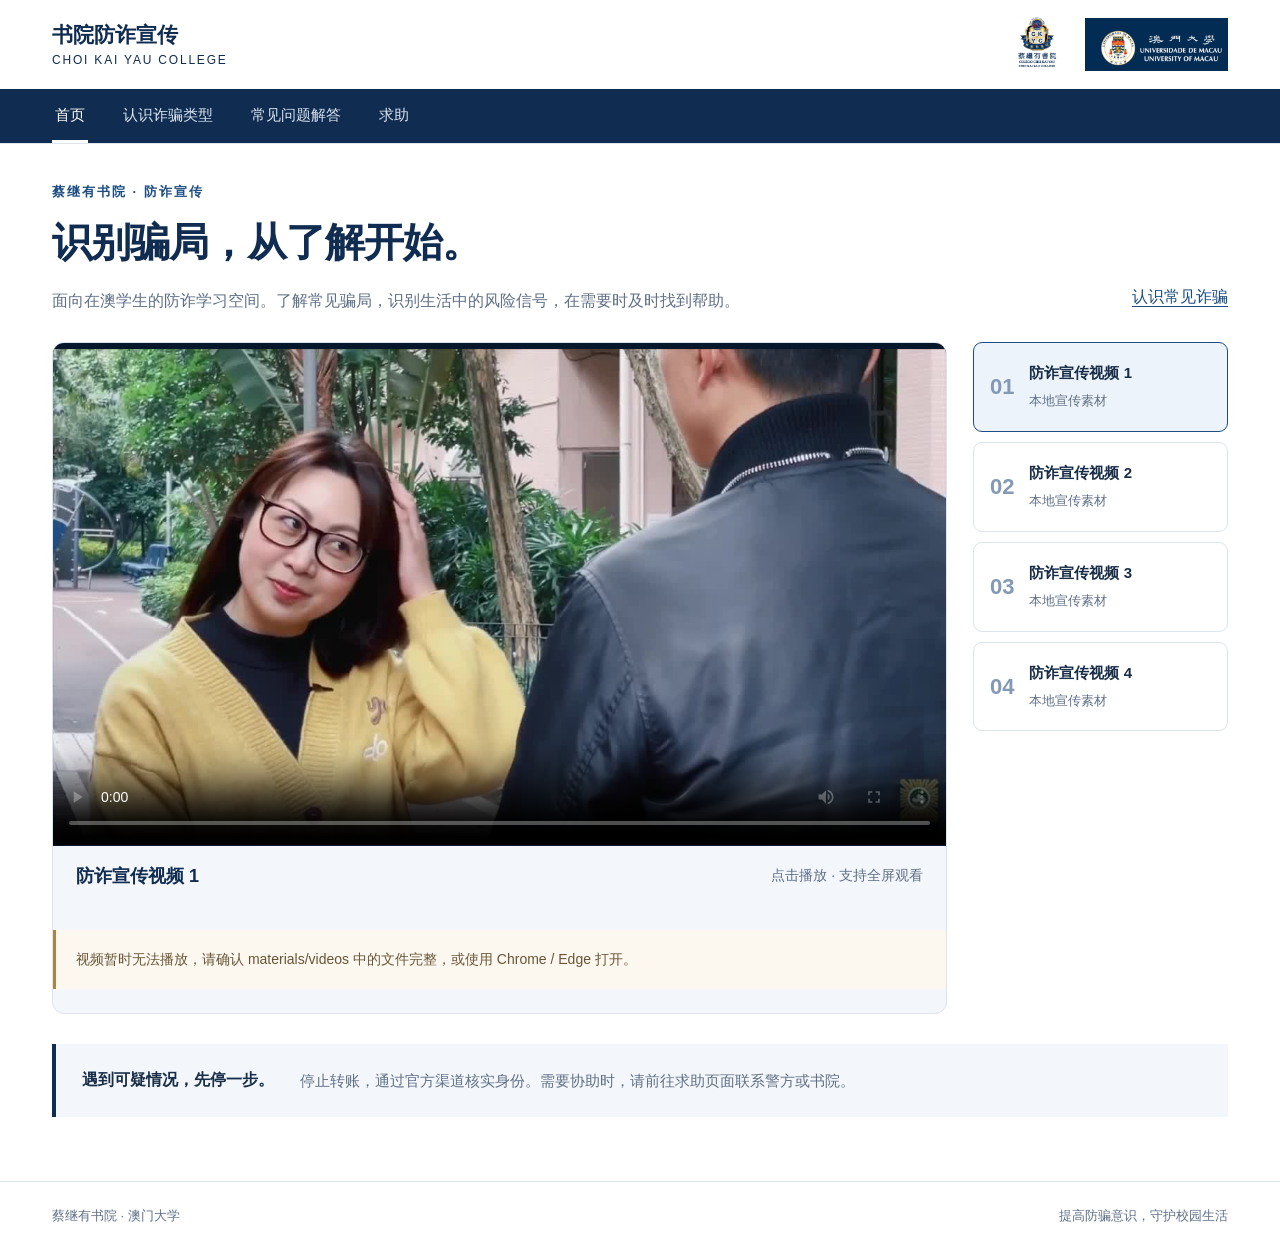
<file: index.html>
<!doctype html>
<html lang="zh-CN">
<head>
  <meta charset="UTF-8">
  <meta name="viewport" content="width=device-width, initial-scale=1">
  <meta name="description" content="蔡继有书院学生防诈宣传：宣传视频、诈骗类型与案例、常见问题和澳门求助渠道。">
  <title>首页 | 蔡继有书院防诈宣传</title>
  <link rel="icon" type="image/svg+xml" href="materials/favicon.svg">
  <link rel="stylesheet" href="assets/css/style.css">
  <script src="materials/content.js" defer></script>
  <script src="assets/js/main.js" defer></script>
</head>
<body data-page="home">
  <a class="skip" href="#main">跳至主要内容</a>
  <!-- 四页共用固定顶部导航；两枚标志均使用本地材料。 -->
  <header class="site-header">
    <div class="header-inner">
      <a class="brand" href="index.html">书院防诈宣传<small>CHOI KAI YAU COLLEGE</small></a>
      <div class="logos"><img src="materials/logos/ckyc.png" alt="蔡继有书院标志" width="49" height="55"><img src="materials/logos/um.png" alt="澳门大学标志" width="143" height="55"></div>
    </div>
    <div class="nav-wrap"><nav aria-label="主要导航"><a href="index.html" aria-current="page">首页</a>
<a href="types.html">认识诈骗分级</a>
<a href="faq.html">常见问题解答</a>
<a href="help.html">求助</a></nav></div>
  </header>
  <main id="main"><noscript>请启用 JavaScript 以查看宣传材料和问答。您也可直接下载 <a href="materials/诈骗类型.docx">诈骗类型材料</a>、<a href="materials/案例.docx">案例材料</a>。报案热线：993；防诈骗查询：8800 7777。</noscript></main>
  <footer><div class="footer-inner"><span>蔡继有书院 · 澳门大学</span><span>提高防骗意识，守护校园生活</span></div></footer>
</body>
</html>
</file>
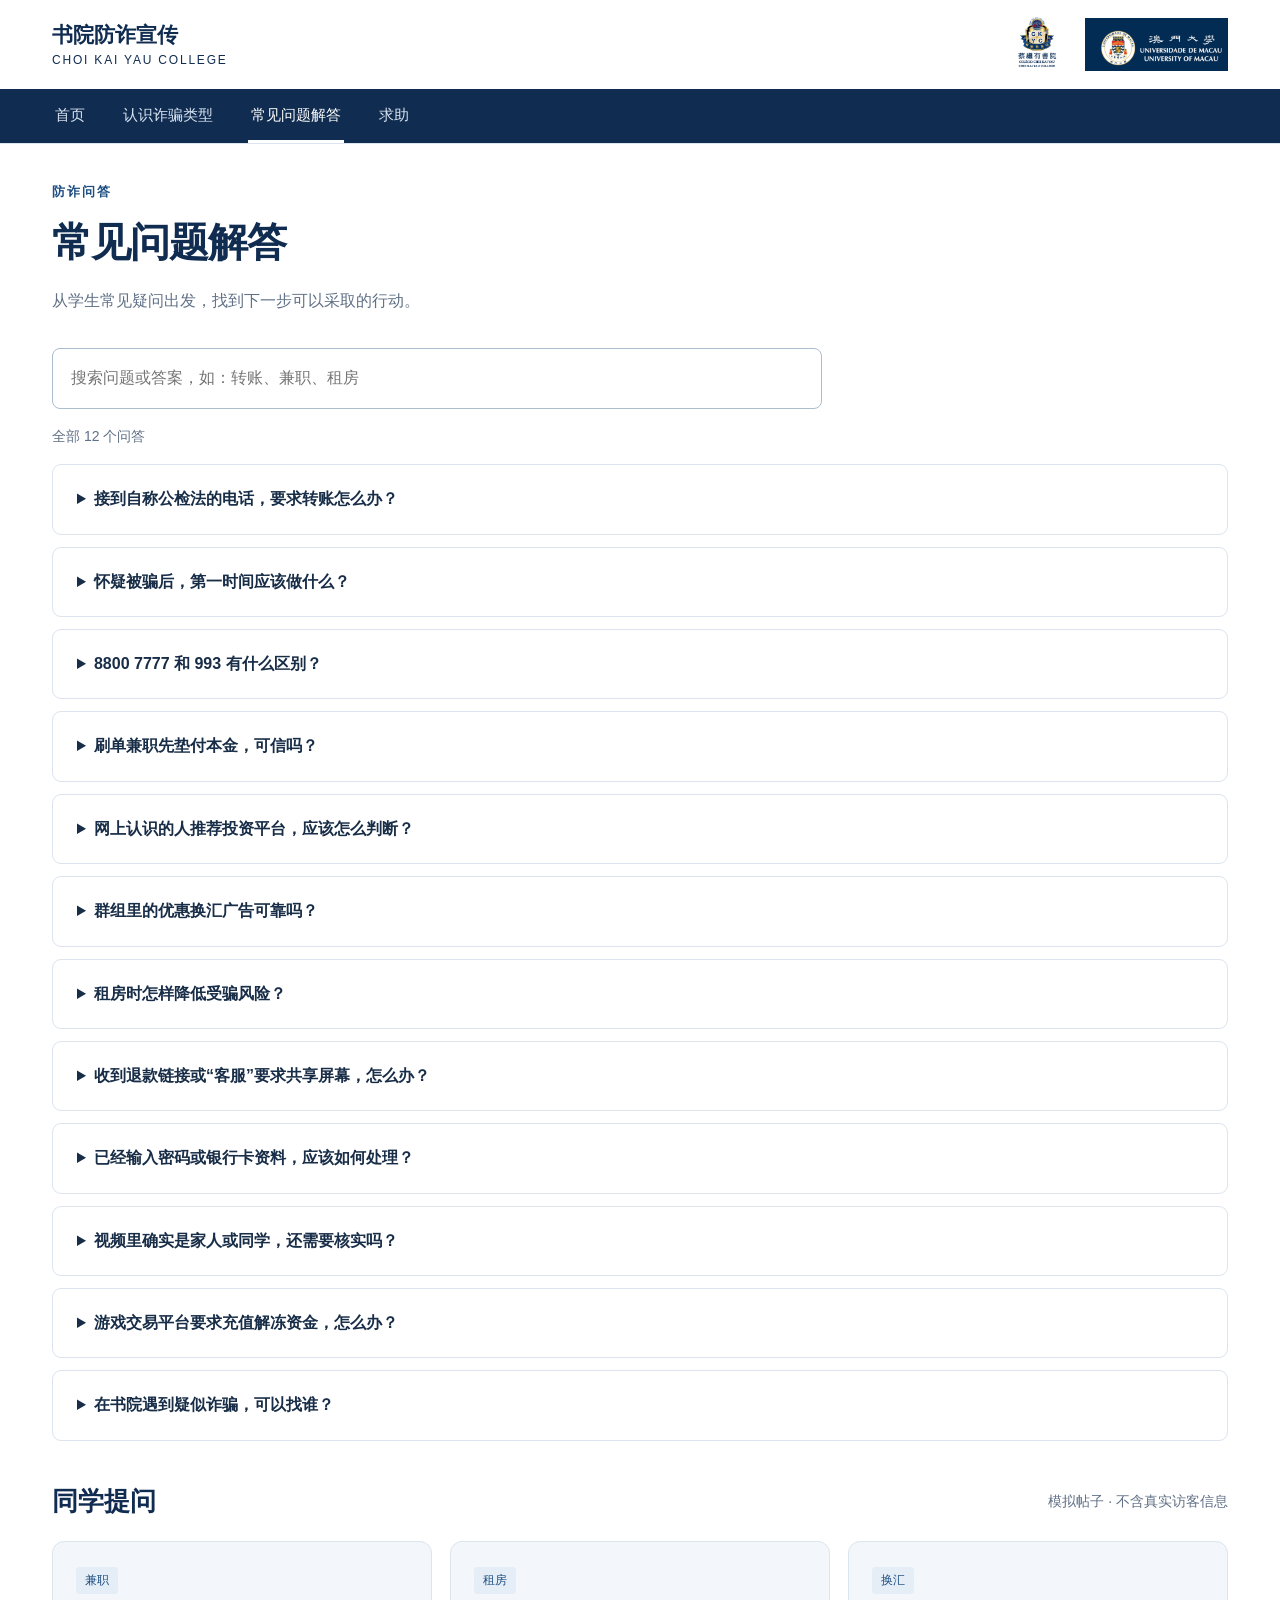
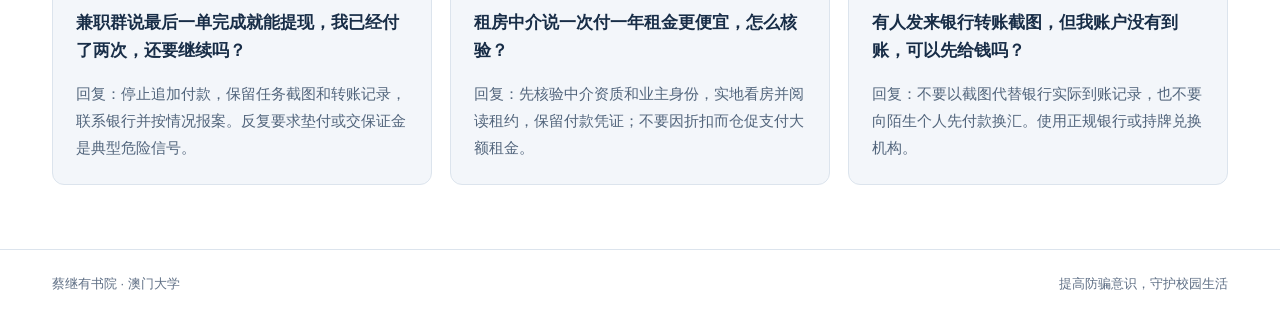
<file: faq.html>
<!doctype html>
<html lang="zh-CN">
<head>
  <meta charset="UTF-8">
  <meta name="viewport" content="width=device-width, initial-scale=1">
  <meta name="description" content="蔡继有书院学生防诈宣传：宣传视频、诈骗类型与案例、常见问题和澳门求助渠道。">
  <title>常见问题解答 | 蔡继有书院防诈宣传</title>
  <link rel="icon" type="image/svg+xml" href="materials/favicon.svg">
  <link rel="stylesheet" href="assets/css/style.css">
  <script src="materials/content.js" defer></script>
  <script src="assets/js/main.js" defer></script>
</head>
<body data-page="faq">
  <a class="skip" href="#main">跳至主要内容</a>
  <!-- 四页共用固定顶部导航；两枚标志均使用本地材料。 -->
  <header class="site-header">
    <div class="header-inner">
      <a class="brand" href="index.html">书院防诈宣传<small>CHOI KAI YAU COLLEGE</small></a>
      <div class="logos"><img src="materials/logos/ckyc.png" alt="蔡继有书院标志" width="49" height="55"><img src="materials/logos/um.png" alt="澳门大学标志" width="143" height="55"></div>
    </div>
    <div class="nav-wrap"><nav aria-label="主要导航"><a href="index.html">首页</a>
<a href="types.html">认识诈骗分级</a>
<a href="faq.html" aria-current="page">常见问题解答</a>
<a href="help.html">求助</a></nav></div>
  </header>
  <main id="main"><noscript>请启用 JavaScript 以查看宣传材料和问答。您也可直接下载 <a href="materials/诈骗类型.docx">诈骗类型材料</a>、<a href="materials/案例.docx">案例材料</a>。报案热线：993；防诈骗查询：8800 7777。</noscript></main>
  <footer><div class="footer-inner"><span>蔡继有书院 · 澳门大学</span><span>提高防骗意识，守护校园生活</span></div></footer>
</body>
</html>
</file>
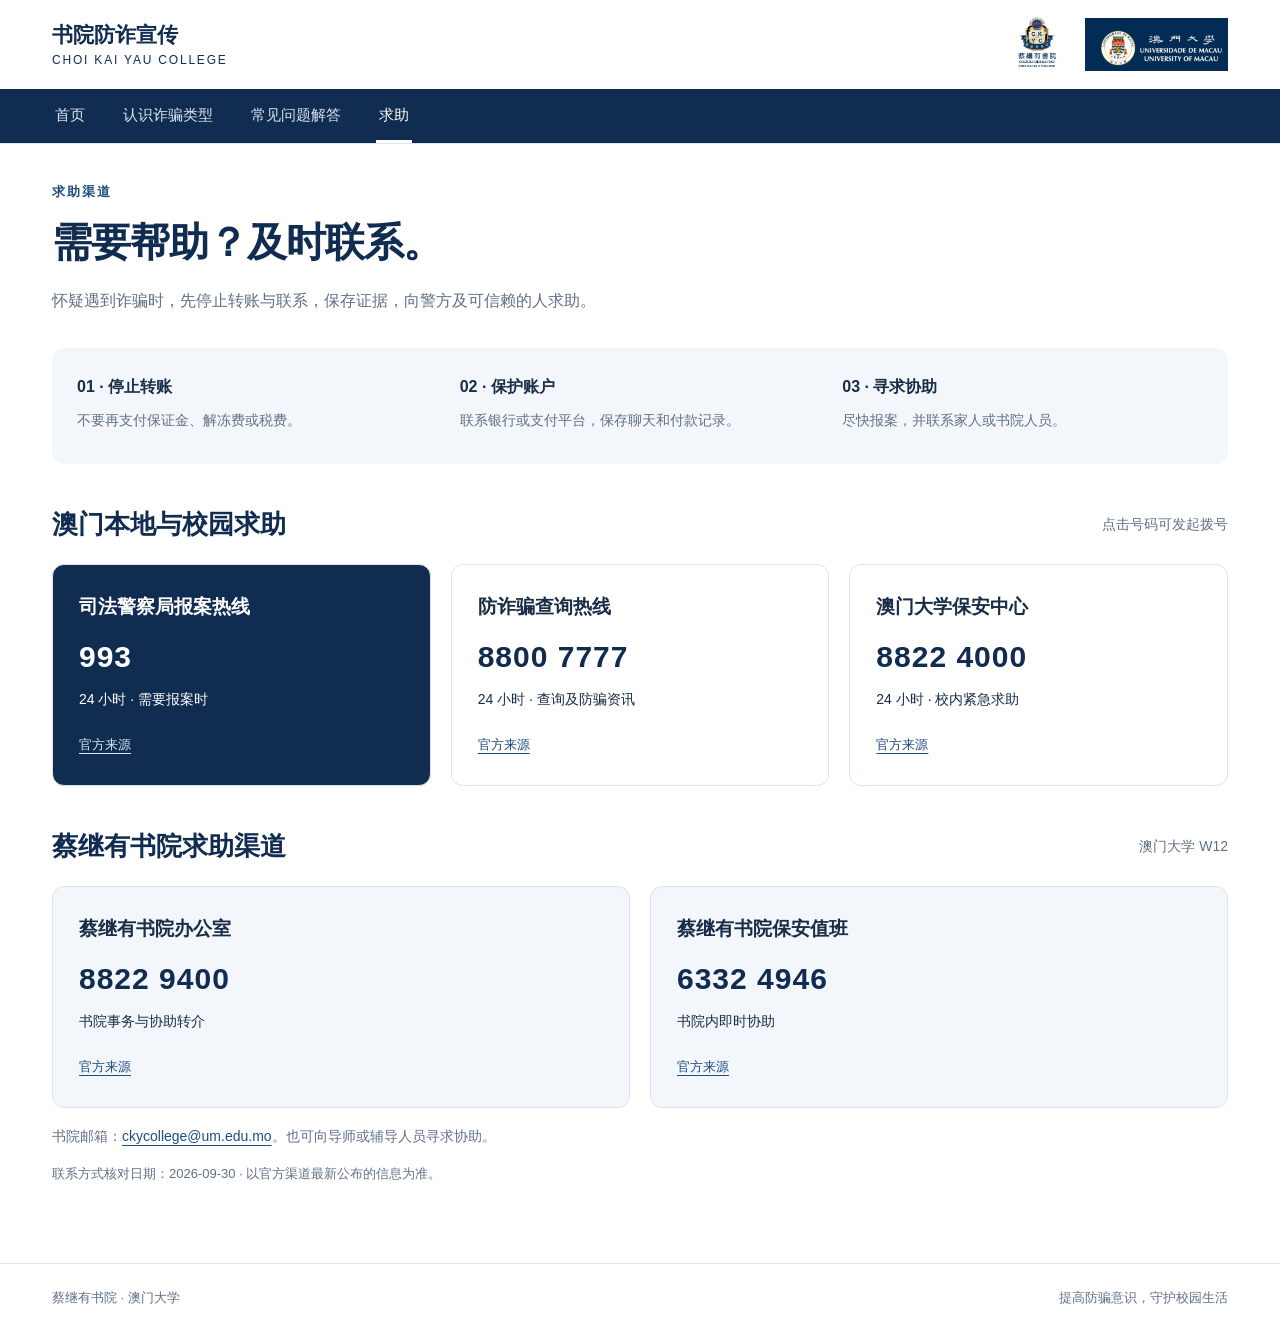
<file: help.html>
<!doctype html>
<html lang="zh-CN">
<head>
  <meta charset="UTF-8">
  <meta name="viewport" content="width=device-width, initial-scale=1">
  <meta name="description" content="蔡继有书院学生防诈宣传：宣传视频、诈骗类型与案例、常见问题和澳门求助渠道。">
  <title>求助 | 蔡继有书院防诈宣传</title>
  <link rel="icon" type="image/svg+xml" href="materials/favicon.svg">
  <link rel="stylesheet" href="assets/css/style.css">
  <script src="materials/content.js" defer></script>
  <script src="assets/js/main.js" defer></script>
</head>
<body data-page="help">
  <a class="skip" href="#main">跳至主要内容</a>
  <!-- 四页共用固定顶部导航；两枚标志均使用本地材料。 -->
  <header class="site-header">
    <div class="header-inner">
      <a class="brand" href="index.html">书院防诈宣传<small>CHOI KAI YAU COLLEGE</small></a>
      <div class="logos"><img src="materials/logos/ckyc.png" alt="蔡继有书院标志" width="49" height="55"><img src="materials/logos/um.png" alt="澳门大学标志" width="143" height="55"></div>
    </div>
    <div class="nav-wrap"><nav aria-label="主要导航"><a href="index.html">首页</a>
<a href="types.html">认识诈骗分级</a>
<a href="faq.html">常见问题解答</a>
<a href="help.html" aria-current="page">求助</a></nav></div>
  </header>
  <main id="main"><noscript>请启用 JavaScript 以查看宣传材料和问答。您也可直接下载 <a href="materials/诈骗类型.docx">诈骗类型材料</a>、<a href="materials/案例.docx">案例材料</a>。报案热线：993；防诈骗查询：8800 7777。</noscript></main>
  <footer><div class="footer-inner"><span>蔡继有书院 · 澳门大学</span><span>提高防骗意识，守护校园生活</span></div></footer>
</body>
</html>
</file>
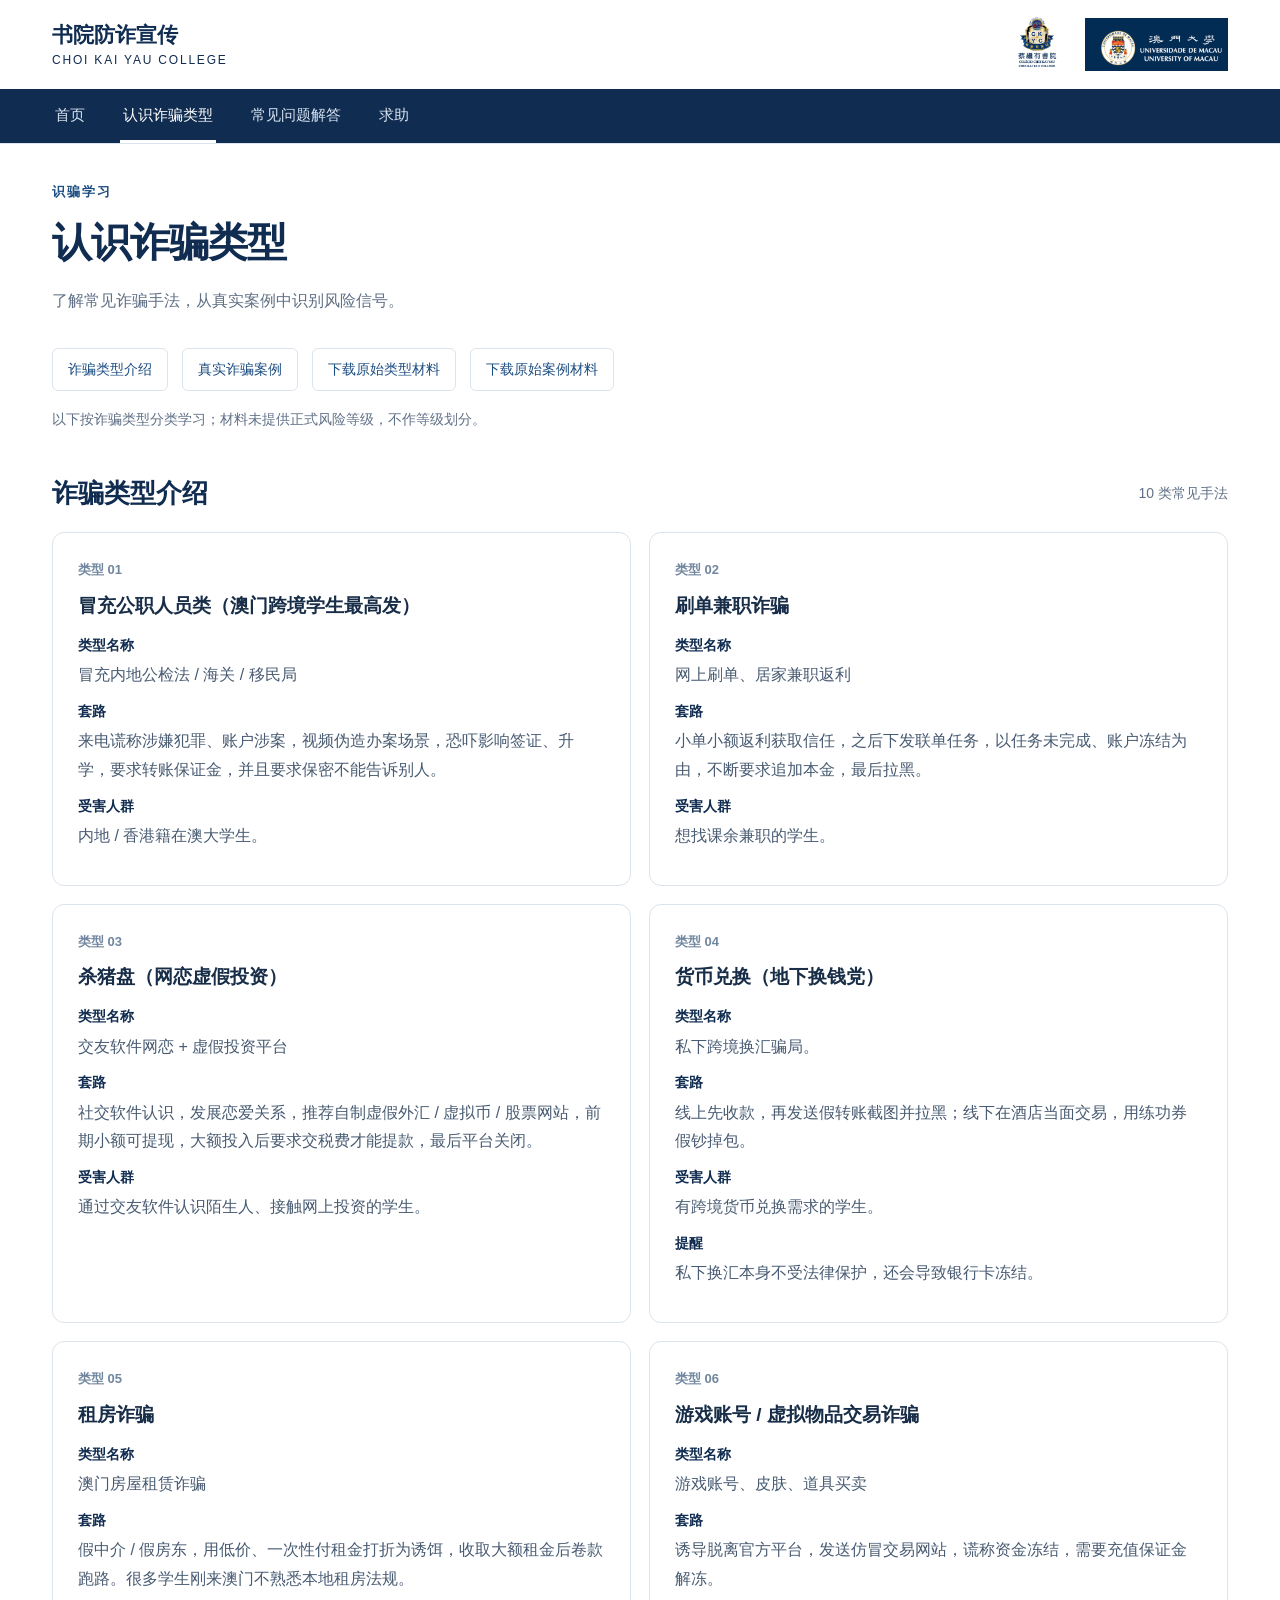
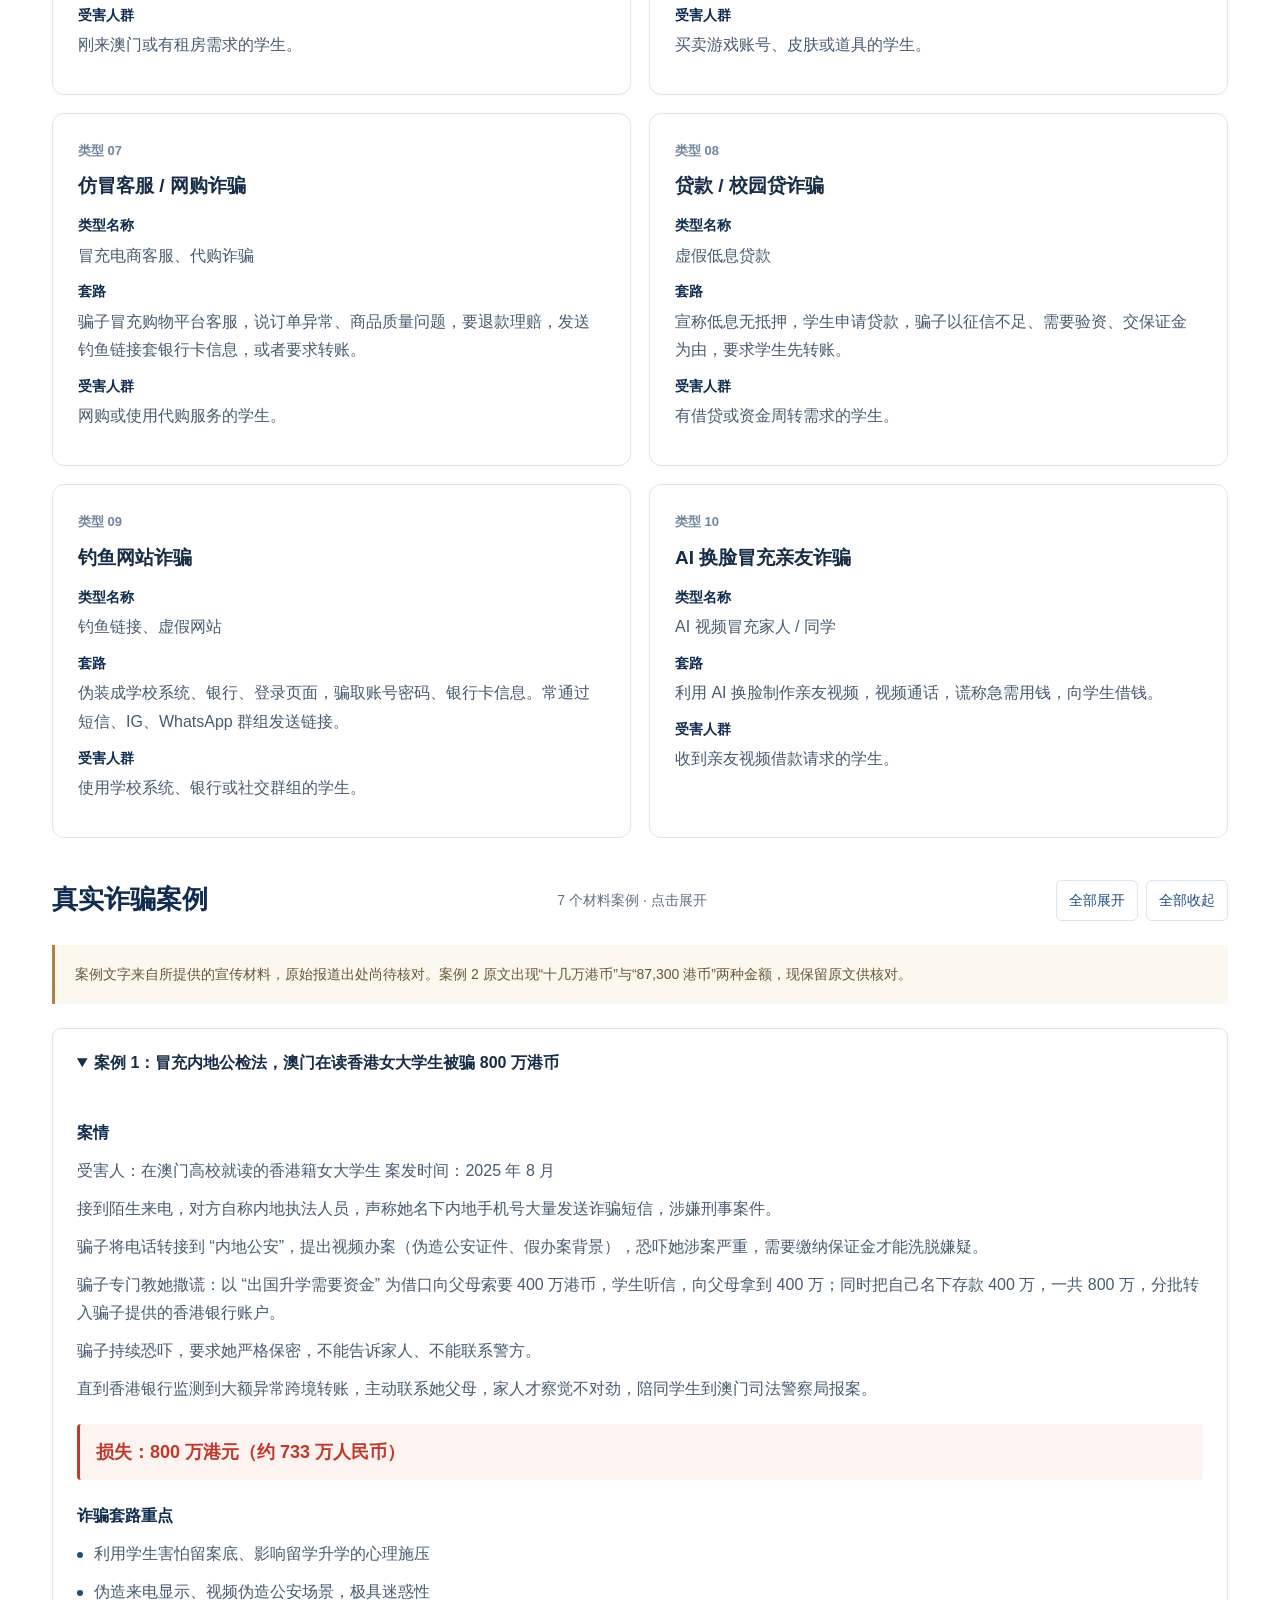
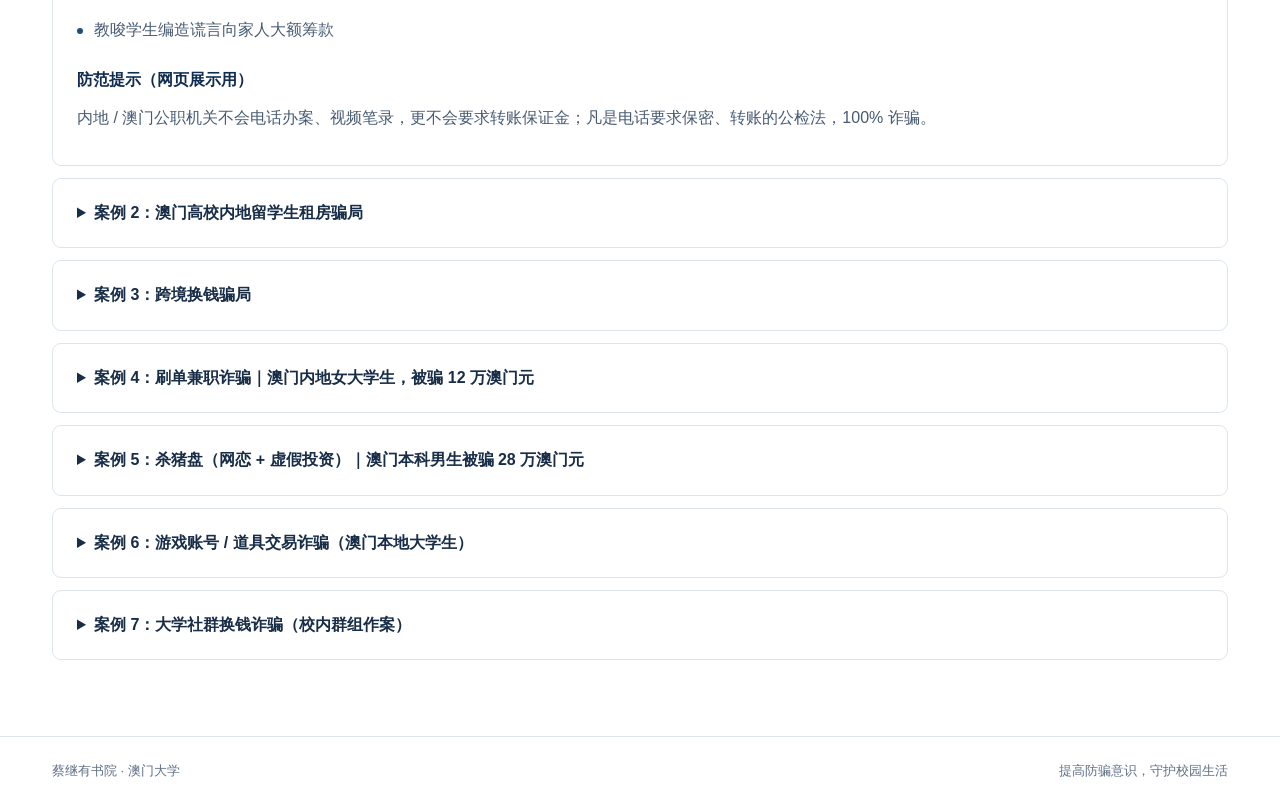
<file: types.html>
<!doctype html>
<html lang="zh-CN">
<head>
  <meta charset="UTF-8">
  <meta name="viewport" content="width=device-width, initial-scale=1">
  <meta name="description" content="蔡继有书院学生防诈宣传：宣传视频、诈骗类型与案例、常见问题和澳门求助渠道。">
  <title>认识诈骗分级 | 蔡继有书院防诈宣传</title>
  <link rel="icon" type="image/svg+xml" href="materials/favicon.svg">
  <link rel="stylesheet" href="assets/css/style.css">
  <script src="materials/content.js" defer></script>
  <script src="assets/js/main.js" defer></script>
</head>
<body data-page="types">
  <a class="skip" href="#main">跳至主要内容</a>
  <!-- 四页共用固定顶部导航；两枚标志均使用本地材料。 -->
  <header class="site-header">
    <div class="header-inner">
      <a class="brand" href="index.html">书院防诈宣传<small>CHOI KAI YAU COLLEGE</small></a>
      <div class="logos"><img src="materials/logos/ckyc.png" alt="蔡继有书院标志" width="49" height="55"><img src="materials/logos/um.png" alt="澳门大学标志" width="143" height="55"></div>
    </div>
    <div class="nav-wrap"><nav aria-label="主要导航"><a href="index.html">首页</a>
<a href="types.html" aria-current="page">认识诈骗分级</a>
<a href="faq.html">常见问题解答</a>
<a href="help.html">求助</a></nav></div>
  </header>
  <main id="main"><noscript>请启用 JavaScript 以查看宣传材料和问答。您也可直接下载 <a href="materials/诈骗类型.docx">诈骗类型材料</a>、<a href="materials/案例.docx">案例材料</a>。报案热线：993；防诈骗查询：8800 7777。</noscript></main>
  <footer><div class="footer-inner"><span>蔡继有书院 · 澳门大学</span><span>提高防骗意识，守护校园生活</span></div></footer>
</body>
</html>
</file>
<file: assets/css/style.css>
/* 统一视觉变量：修改此处可调整全站配色。 */
:root{--navy:#102c50;--blue:#1d4e82;--ink:#182d47;--muted:#607086;--line:#dce4ed;--pale:#f3f6fa;--white:#fff;--radius:12px}
*{box-sizing:border-box}html{scroll-padding-top:150px}body{margin:0;background:var(--white);color:var(--ink);font-family:Arial,"Microsoft YaHei","PingFang SC",sans-serif;font-size:16px;line-height:1.8}a{color:var(--blue);text-underline-offset:4px}button,input{font:inherit}button,a,input,summary{touch-action:manipulation}a:focus-visible,button:focus-visible,input:focus-visible,summary:focus-visible{outline:3px solid #bf7f1d;outline-offset:5px}.skip{position:fixed;left:16px;top:-100px;background:white;padding:8px;z-index:100}.skip:focus{top:10px}
/* 顶栏固定，标志始终位于右上角。 */
.site-header{position:fixed;inset:0 0 auto;background:#fff;z-index:20;border-bottom:1px solid var(--line)}.header-inner{max-width:1240px;margin:auto;padding:17px 32px;display:flex;align-items:center;justify-content:space-between;gap:20px}.brand{text-decoration:none;color:var(--navy);font-size:21px;font-weight:700;line-height:1.4}.brand small{display:block;font-size:12px;font-weight:400;letter-spacing:1.8px;margin-top:3px}.logos{display:flex;align-items:center;gap:23px}.logos img:first-child{width:49px;height:55px;object-fit:contain}.logos img:last-child{width:143px;height:55px;object-fit:contain}.nav-wrap{background:var(--navy)}nav{max-width:1240px;margin:auto;padding:0 32px;display:flex;gap:32px}nav a{color:#d9e5f3;text-decoration:none;padding:12px 3px;border-bottom:3px solid transparent;font-size:15px}nav a:hover,nav a[aria-current=page]{color:#fff;border-bottom-color:#fff}
main{max-width:1240px;min-height:calc(100vh - 180px);margin:0 auto;padding:180px 32px 64px}.eyebrow{color:var(--blue);font-size:13px;letter-spacing:2px;font-weight:700;margin:0 0 12px}h1{font-size:40px;line-height:1.35;letter-spacing:-1px;margin:0 0 18px;color:var(--navy)}h2{font-size:26px;line-height:1.45;margin:0 0 20px;color:var(--navy)}h3{font-size:19px;line-height:1.65;margin:0 0 12px}.lead{max-width:700px;color:var(--muted);margin:0 0 32px}.home-top{display:flex;justify-content:space-between;align-items:flex-end;gap:30px}.home-top .lead{margin-bottom:26px}.text-link{white-space:nowrap;margin-bottom:30px}.video-layout{display:grid;grid-template-columns:minmax(0,1fr) 255px;gap:26px}.player-card{border:1px solid var(--line);border-radius:var(--radius);overflow:hidden;background:var(--pale)}video{display:block;width:100%;aspect-ratio:16/9;background:#07172b;object-fit:contain}.player-caption{padding:17px 23px;display:flex;align-items:center;justify-content:space-between;gap:18px}.player-caption h2{font-size:18px;margin:0}.player-caption span{font-size:14px;color:var(--muted)}.video-list{display:flex;flex-direction:column;gap:10px}.video-choice{cursor:pointer;text-align:left;background:white;border:1px solid var(--line);border-radius:9px;padding:16px;display:flex;align-items:center;gap:15px;color:var(--ink)}.video-choice[aria-pressed=true]{background:#edf3fa;border-color:var(--blue)}.video-choice .num{font-size:22px;font-weight:700;color:#849ab4}.video-choice b{display:block;font-size:15px}.video-choice small{font-size:13px;color:var(--muted)}.small-note{font-size:14px;color:var(--muted);margin:16px 0 0}.reminder{margin-top:30px;display:flex;align-items:center;gap:26px;border-left:4px solid var(--navy);background:var(--pale);padding:22px 26px}.reminder b{white-space:nowrap}.reminder p{margin:0;font-size:15px;color:var(--muted)}.section-head{display:flex;align-items:center;justify-content:space-between;margin-top:42px;margin-bottom:20px;gap:20px}.section-head h2{margin:0}.count{font-size:14px;color:var(--muted)}.anchor-links{display:flex;gap:14px;flex-wrap:wrap}.pill{display:inline-block;border:1px solid var(--line);border-radius:6px;padding:8px 15px;text-decoration:none;font-size:14px}.type-grid{display:grid;grid-template-columns:1fr 1fr;gap:18px}.type-card{border:1px solid var(--line);padding:25px;border-radius:var(--radius)}.type-number{color:#71869f;font-size:13px;margin-bottom:8px;font-weight:700}.type-card p,.case-body p{margin:9px 0;color:#485b72;font-size:16px;white-space:pre-wrap}.notice{border-left:3px solid #ad8243;background:#fcf8f0;padding:17px 20px;font-size:14px;color:#695536;margin:24px 0}.case-card,details.faq-item{border:1px solid var(--line);border-radius:9px;margin:12px 0;background:#fff}.case-card summary,.faq-item summary{cursor:pointer;padding:21px 24px;font-weight:600;line-height:1.65}.case-body,.faq-answer{padding:0 24px 23px}.case-body .subhead{font-weight:700;color:var(--navy);margin-top:22px}.search-box{max-width:770px;position:relative}.search-box input{width:100%;padding:15px 52px 15px 18px;border:1px solid #acbdcf;border-radius:8px;background:#fff;color:var(--ink)}.clear-search{position:absolute;right:10px;top:9px;border:0;background:var(--pale);cursor:pointer;padding:5px 11px;border-radius:5px;color:var(--muted)}.search-result{font-size:14px;color:var(--muted);margin:15px 0}.empty{padding:30px;text-align:center;background:var(--pale);border-radius:9px}.faq-answer{color:#485b72}.posts{display:grid;grid-template-columns:repeat(3,1fr);gap:18px}.post{background:var(--pale);border:1px solid var(--line);border-radius:var(--radius);padding:23px}.tag{font-size:12px;padding:3px 9px;color:var(--blue);background:#e5edf6;border-radius:4px;display:inline-block;margin-bottom:15px}.post p{font-size:15px;color:#52657c;margin-bottom:0}.post h3{font-size:17px}.contacts{display:grid;grid-template-columns:repeat(3,1fr);gap:20px}.contact{padding:26px;border:1px solid var(--line);border-radius:var(--radius)}.contact.primary{background:var(--navy);color:white}.contact.primary h3,.contact.primary .phone{color:white}.phone{font-size:30px;line-height:1.5;font-weight:700;letter-spacing:1px;text-decoration:none;color:var(--navy)}.contact p{font-size:14px;margin:8px 0 18px}.source{font-size:13px}.contact.primary .source{color:#d6e4f5}.college-box{display:grid;grid-template-columns:1fr 1fr;gap:20px}.college-box .contact{background:var(--pale)}.steps{display:grid;grid-template-columns:repeat(3,1fr);gap:22px;background:var(--pale);padding:25px;margin:28px 0;border-radius:var(--radius)}.steps p{font-size:14px;color:var(--muted);margin:6px 0}.verified{font-size:13px;color:var(--muted)}footer{border-top:1px solid var(--line);color:var(--muted);font-size:13px}.footer-inner{max-width:1240px;padding:22px 32px;margin:auto;display:flex;justify-content:space-between;gap:20px}mark{background:#fff0b6;color:inherit}[hidden]{display:none!important}
/* 小屏与文字放大时，导航和内容自然换行。 */
@media(max-width:850px){.video-layout{grid-template-columns:1fr}.video-list{display:grid;grid-template-columns:1fr 1fr}.posts,.contacts{grid-template-columns:1fr}.home-top{display:block}.text-link{display:inline-block;margin-top:0}.type-grid{grid-template-columns:1fr}h1{font-size:32px}.steps{grid-template-columns:1fr}.college-box{grid-template-columns:1fr}}@media(max-width:560px){.header-inner{padding:12px 18px;gap:10px}.brand{font-size:16px}.brand small{font-size:10px;letter-spacing:1px}.logos{gap:8px}.logos img:first-child{width:34px;height:43px}.logos img:last-child{width:89px;height:43px}nav{padding:0 18px;gap:12px;flex-wrap:wrap}nav a{font-size:13px;padding:10px 0}main{padding:157px 18px 40px}h1{font-size:29px}.video-list{gap:8px}.video-choice{padding:12px;gap:9px}.reminder{display:block;padding:20px}.reminder p{margin-top:8px}.section-head{align-items:flex-start;flex-direction:column;gap:8px}.footer-inner{padding:20px 18px;display:block}.player-caption{align-items:flex-start;flex-direction:column;gap:4px}.type-card{padding:20px}}@media(prefers-reduced-motion:reduce){html{scroll-behavior:auto}}

/* 类型字段分行、案例损失与统一要点标记；沿用现有配色和布局。 */
.type-field .field-label{display:block;color:var(--navy);font-size:14px;margin-bottom:3px}
.type-field span{display:block}
.case-body .case-loss{color:#c0392b;font-size:18px;margin:20px 0;padding:12px 16px;background:#fdf3f1;border-left:3px solid #c0392b;border-radius:4px}
.case-loss strong{font-weight:700}
.case-body .case-point{position:relative;padding-left:17px}
.case-point::before{content:"";position:absolute;left:0;top:.75em;width:6px;height:6px;border-radius:50%;background:var(--blue)}
#real-cases{flex-wrap:wrap}
.case-actions{display:flex;gap:8px;flex-wrap:wrap}
.case-toggle{padding:7px 12px;border:1px solid var(--line);border-radius:6px;color:var(--blue);background:var(--white);cursor:pointer;font-size:14px}
.case-toggle:hover{background:var(--pale);border-color:var(--blue)}
mark{padding:0 1px;border-radius:2px}
</file>
